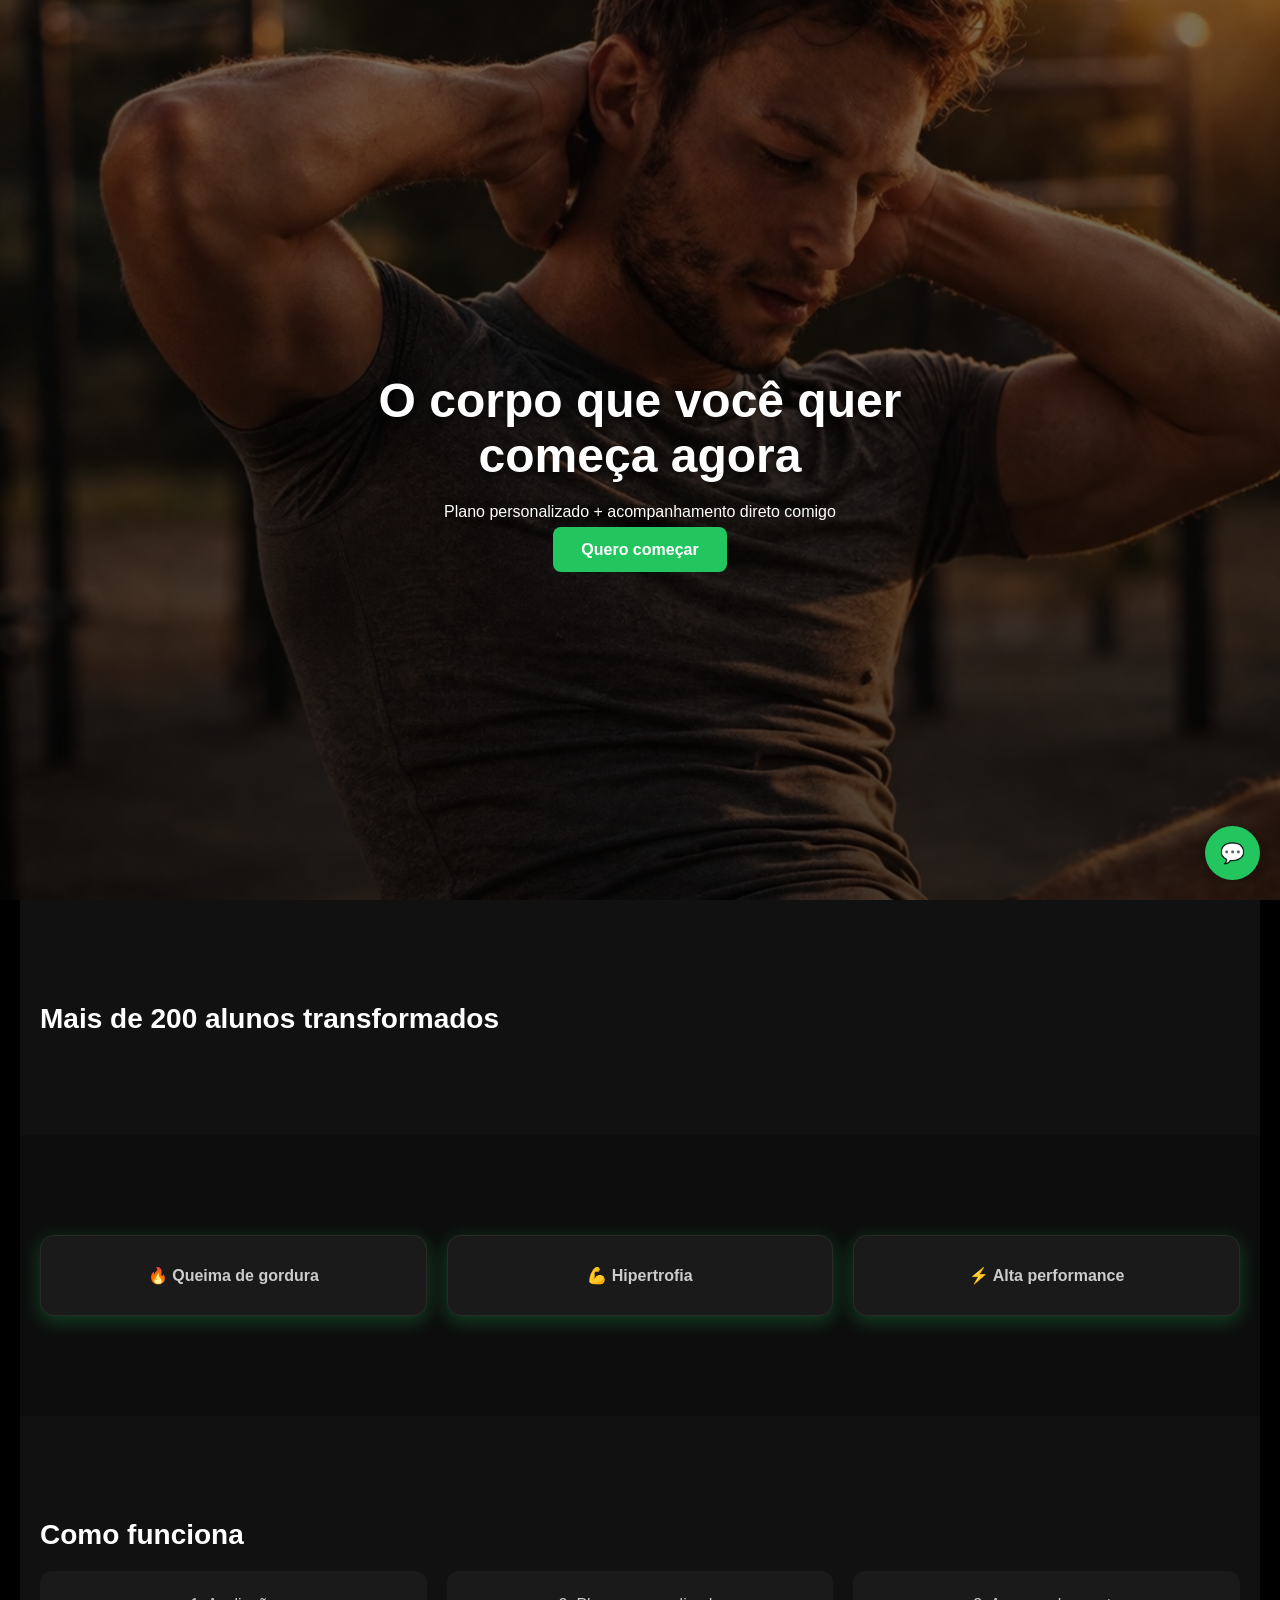
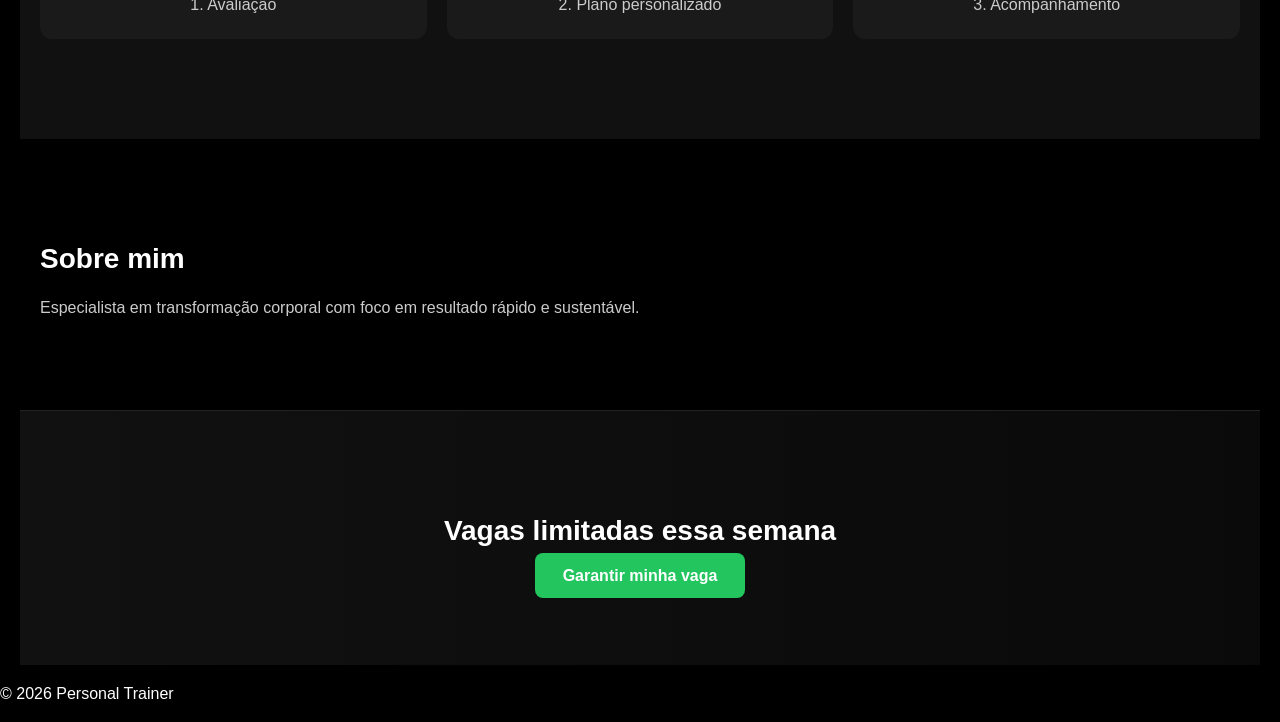
<file: index.html>
<!DOCTYPE html>
<html lang="pt">
<head>
  <meta charset="UTF-8">
  <meta name="viewport" content="width=device-width, initial-scale=1.0">
  <title>Transformação Física | Cristiano Duarte Personal</title>
<link rel="stylesheet" href="style.css">
</head>

<body>

<!-- BOTÃO WHATSAPP FIXO -->
<a href="https://wa.me/351910704612" class="whatsapp">💬</a>

<header class="hero">
  <div class="hero-content">
    <h1>O corpo que você quer começa agora</h1>
    <p>Plano personalizado + acompanhamento direto comigo</p>

    <a href="https://wa.me/351910704612?text=Olá%20quero%20começar%20o%20treino" 
       class="btn" target="_blank">
      Quero começar
    </a>

  </div> <!-- 👈 FECHA AQUI -->
</header>

<section class="proof">
  <h2>Mais de 200 alunos transformados</h2>
</section>

<section class="benefits">
  <div class="grid">
    <div class="card">🔥 Queima de gordura</div>
    <div class="card">💪 Hipertrofia</div>
    <div class="card">⚡ Alta performance</div>
  </div>
</section>

<section class="method">
  <h2>Como funciona</h2>
  <div class="steps">
  <div class="step">1. Avaliação</div>
  <div class="step">2. Plano personalizado</div>
  <div class="step">3. Acompanhamento</div>
</div>
</section>

<section class="about">
  <h2>Sobre mim</h2>
  <p>Especialista em transformação corporal com foco em resultado rápido e sustentável.</p>
</section>

<section class="offer">
  <h2>Vagas limitadas essa semana</h2>
 <a href="https://wa.me/351910704612?text=Olá%20quero%20garantir%20minha%20vaga" 
   class="btn" target="_blank">
  Garantir minha vaga
</a>
</section>

<footer>
  <p>© 2026 Personal Trainer</p>
</footer>

<script src="script.js"></script>

</body>
</html>
</file>
<file: style.css>
body {
  margin: 0; 
  font-family: Arial, sans-serif;
  background: #000;
  color: white;
}

.hero {
  height: 100vh;
  min-height: 600px;
  display: flex;
  align-items: center;
  justify-content: center;
  text-align: center;

 background:
  linear-gradient(to bottom, rgba(0,0,0,0.5), rgba(0,0,0,0.7)),
  url("hero.jpg") center/cover no-repeat;
}

.hero-content {
  max-width: 600px;
  padding: 20px;
  text-align: center;
  margin: 0 auto;

}

.hero-content h1 {
  font-size: 48px;
  font-weight: bold;
  margin-bottom: 10px;
}

h2 {
  margin-bottom: 20px;
}

p {
  line-height: 1.6;
}

.btn {
  background: #22c55e;
  padding: 14px 28px;
  color: white;
  text-decoration: none;
  border-radius: 8px;
  font-weight: bold;
  transition: 0.3s;
}

.btn:hover {
  background: #16a34a;
  transform: scale(1.05);

}

section {
  max-width: 1200px;
  margin: 0 auto;
  padding: 80px 20px;

}

section h2 {
  font-size: 28px;
  margin-bottom: 20px;
}

section p, 
section div {
  color: #ccc;
  margin-bottom: 10px;
}


.proof {
  background: #111;
}

.benefits {
  background:  #0d0d0d;
}

.method {
  background: #111;
}

.grid {
  display: grid;
  grid-template-columns: repeat(3, 1fr);
  gap: 20px;
  margin-top: 20px;
  
}

.card {
  background: #1a1a1a;
  padding: 30px;
  border-radius: 14px;
  text-align: center;
  font-weight: bold;
  transition: 0.3s;
  border: 1px solid #2a2a2a;
  box-shadow: 0 5px 20px rgba(34,197,94,0.3);
}

.card:hover {
  transform: translateY(-8px);
  background: #222;
  border-color: #22c55e;
}


.steps {
  display: grid;
  grid-template-columns: repeat(3, 1fr);
  gap: 20px;
  margin-top: 20px;
}

.step {
  background: #1a1a1a;
  padding: 25px;
  border-radius: 12px;
  text-align: center;
}  

.whatsapp {
  position: fixed;
  bottom: 20px;
  right: 20px;
  background: #22c55e;
  color: white;
  padding: 15px;
  border-radius: 50%;
  font-size: 20px;
  text-decoration: none;
  box-shadow: 0 0 10px rgba(0,0,0,0.3);
}

.offer {
  text-align: center;
  background: linear-gradient(to right, #111, #0a0a0a);
  border-top: 1px solid #222;
}  


@media (max-width: 768px) {
  .grid {
    grid-template-columns: 1fr;
  }

  .steps {
    grid-template-columns: 1fr;
  }

  .hero-content h1 {
    font-size: 32px;
  }
}

.hero-content h1 {
  text-shadow: 0 2px 10px rgba(0,0,0,0.7);
}

.hero-content p {
  text-shadow: 0 2px 8px rgba(0,0,0,0.6);
}
</file>
